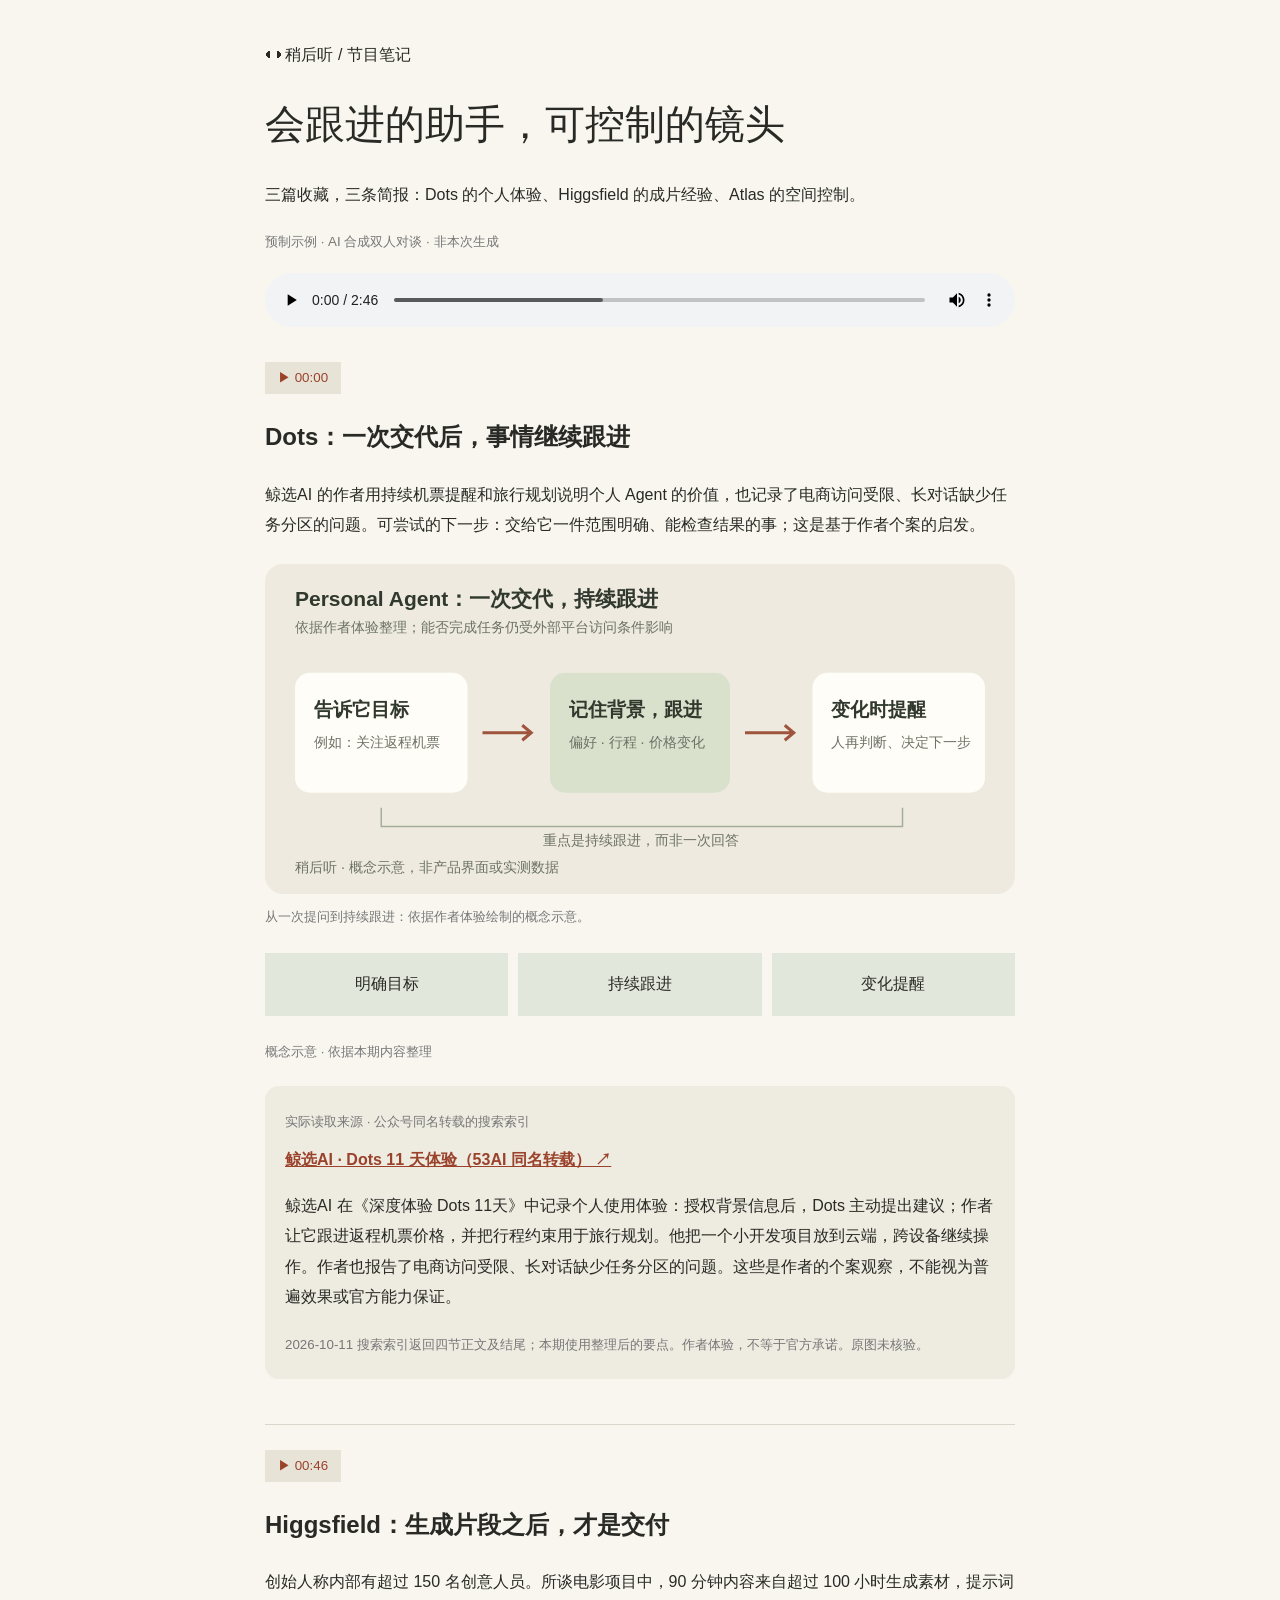
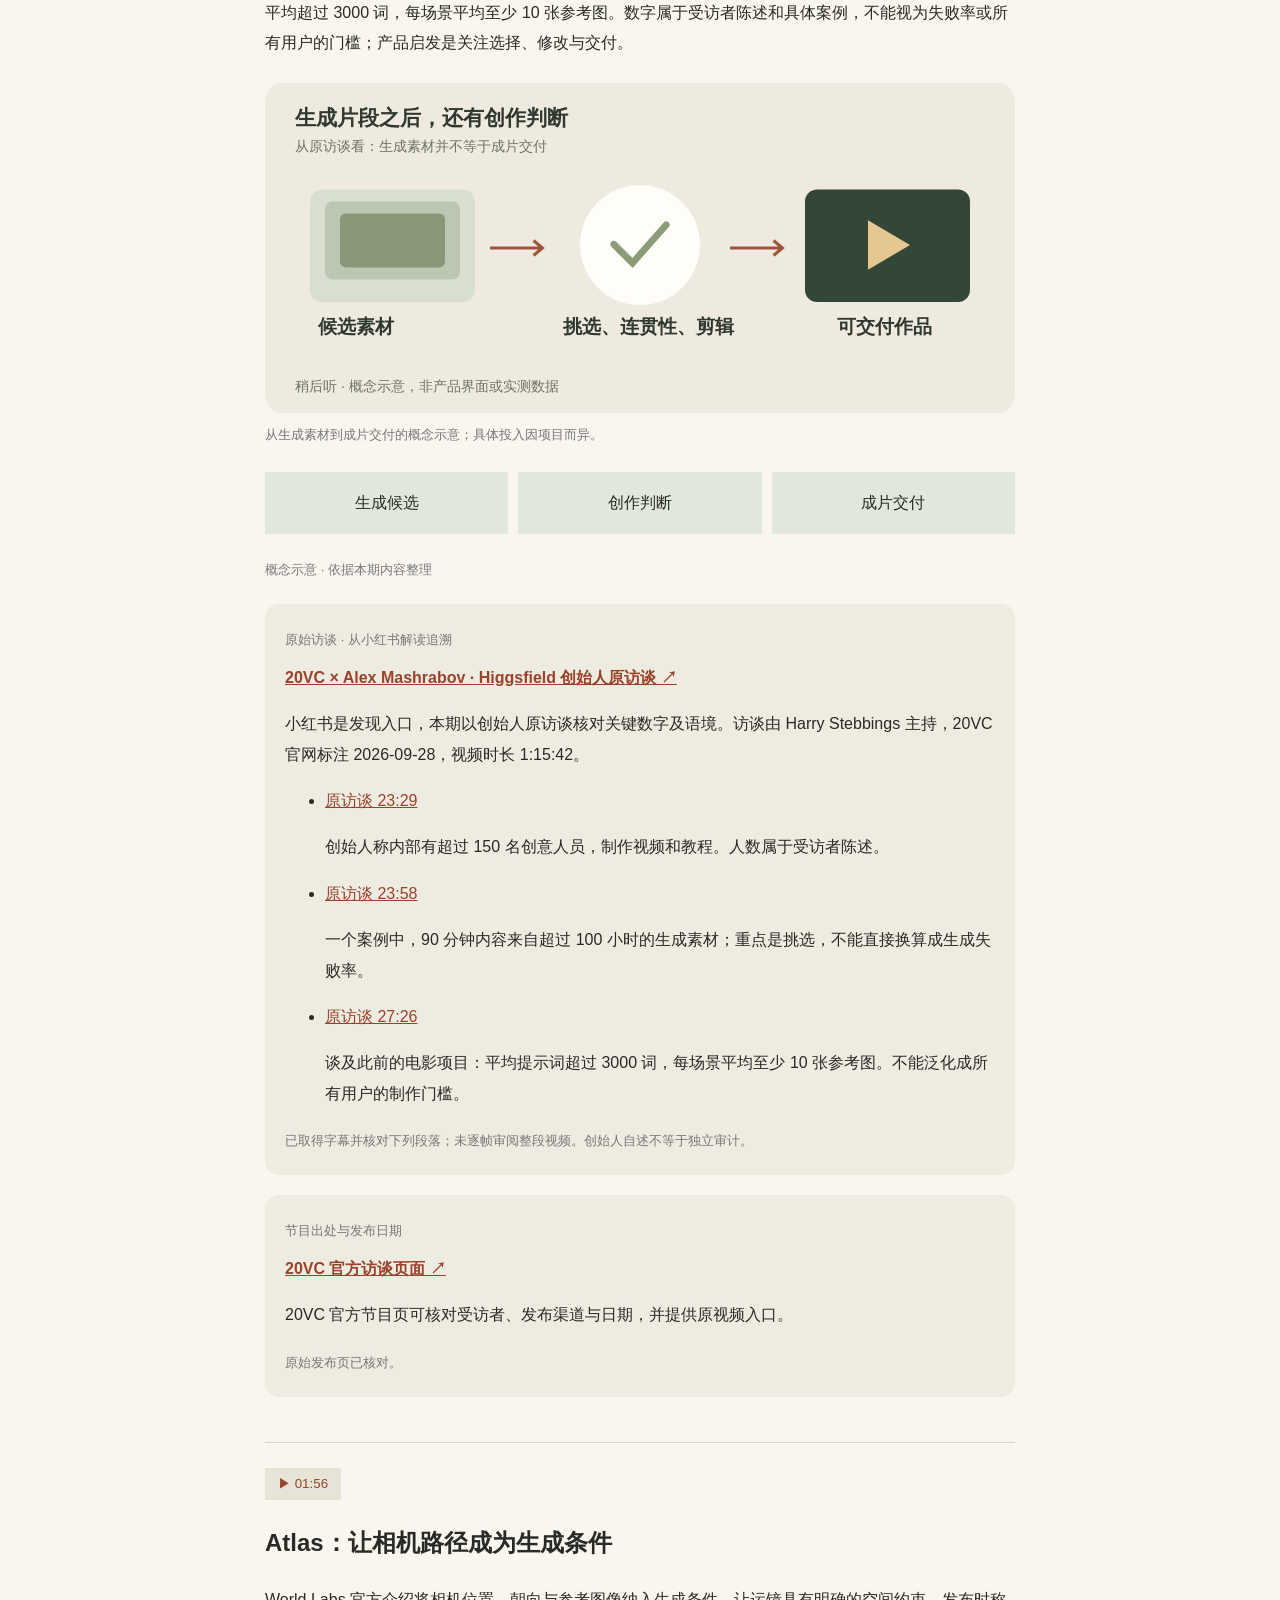
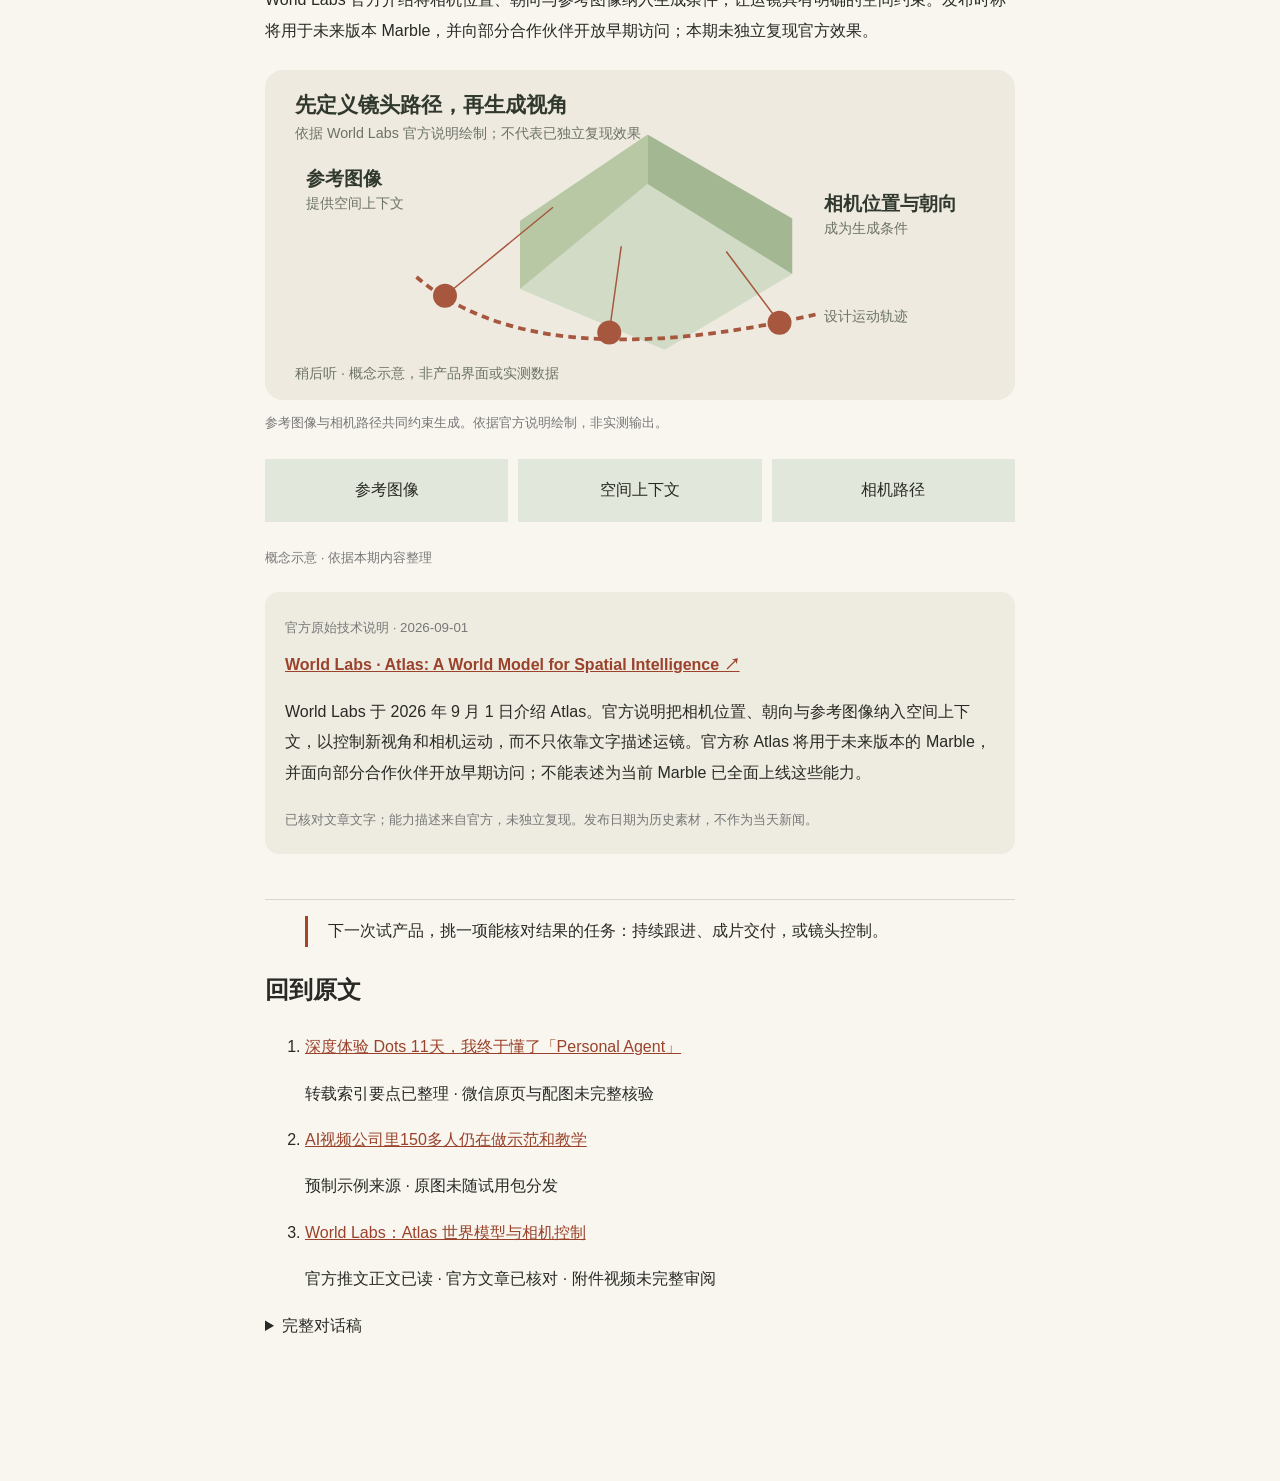
<file: 试听.html>
<!DOCTYPE html>
<html lang="zh-CN"><meta charset="utf-8"/><meta content="width=device-width,initial-scale=1" name="viewport"/><style>body{max-width:750px;margin:40px auto;padding:0 24px 100px;background:#f8f6ef;color:#292a25;font:16px/1.9 "PingFang SC",sans-serif}h1{font:40px/1.4 "Songti SC",serif}section{padding:25px 0;border-bottom:1px solid #d9d6ca}button{border:0;background:#e8e3d7;color:#9a422b;padding:7px 13px;cursor:pointer}a{color:#9a422b}small{color:#777}.diagram{display:flex;flex-wrap:wrap;gap:10px;margin:20px 0}.diagram span{padding:16px;background:#e2e7db;flex:1;min-width:100px;text-align:center}audio{width:100%;position:sticky;top:10px}.editorial-figure{margin:24px 0}.editorial-figure img{width:100%;border-radius:14px}figcaption{font-size:13px;color:#777}.reference-card{background:#eeebe1;border-radius:14px;padding:20px;margin:20px 0}.reference-card h4{margin:8px 0}.evidence-cues li{margin:14px 0}blockquote{border-left:3px solid #a84426;padding-left:20px}</style><title>会跟进的助手，可控制的镜头｜稍后听</title><p>◖◗ 稍后听 / 节目笔记</p><h1>会跟进的助手，可控制的镜头</h1><p>三篇收藏，三条简报：Dots 的个人体验、Higgsfield 的成片经验、Atlas 的空间控制。</p><p><small>预制示例 · AI 合成双人对谈 · 非本次生成</small></p><audio controls="" id="audio" src="examples/demo/episode.mp3"></audio><section><button onclick="playAt(0.0)">▶ 00:00</button><h2>Dots：一次交代后，事情继续跟进</h2><p>鲸选AI 的作者用持续机票提醒和旅行规划说明个人 Agent 的价值，也记录了电商访问受限、长对话缺少任务分区的问题。可尝试的下一步：交给它一件范围明确、能检查结果的事；这是基于作者个案的启发。</p><figure class="editorial-figure"><img alt="从一次提问到持续跟进：依据作者体验绘制的概念示意。" src="examples/demo/dots.svg"/><figcaption>从一次提问到持续跟进：依据作者体验绘制的概念示意。</figcaption></figure><div class="diagram"><span>明确目标</span><span>持续跟进</span><span>变化提醒</span></div><small>概念示意 · 依据本期内容整理</small><div class="references"><article class="reference-card"><small>实际读取来源 · 公众号同名转载的搜索索引</small><h4><a href="https://www.53ai.com/news/LargeLanguageModel/2026101063587.html" rel="noopener" target="_blank">鲸选AI · Dots 11 天体验（53AI 同名转载） ↗</a></h4><p>鲸选AI 在《深度体验 Dots 11天》中记录个人使用体验：授权背景信息后，Dots 主动提出建议；作者让它跟进返程机票价格，并把行程约束用于旅行规划。他把一个小开发项目放到云端，跨设备继续操作。作者也报告了电商访问受限、长对话缺少任务分区的问题。这些是作者的个案观察，不能视为普遍效果或官方能力保证。</p><small>2026-10-11 搜索索引返回四节正文及结尾；本期使用整理后的要点。作者体验，不等于官方承诺。原图未核验。</small></article></div></section><section><button onclick="playAt(46.624)">▶ 00:46</button><h2>Higgsfield：生成片段之后，才是交付</h2><p>创始人称内部有超过 150 名创意人员。所谈电影项目中，90 分钟内容来自超过 100 小时生成素材，提示词平均超过 3000 词，每场景平均至少 10 张参考图。数字属于受访者陈述和具体案例，不能视为失败率或所有用户的门槛；产品启发是关注选择、修改与交付。</p><figure class="editorial-figure"><img alt="从生成素材到成片交付的概念示意；具体投入因项目而异。" src="examples/demo/higgsfield.svg"/><figcaption>从生成素材到成片交付的概念示意；具体投入因项目而异。</figcaption></figure><div class="diagram"><span>生成候选</span><span>创作判断</span><span>成片交付</span></div><small>概念示意 · 依据本期内容整理</small><div class="references"><article class="reference-card"><small>原始访谈 · 从小红书解读追溯</small><h4><a href="https://www.youtube.com/watch?v=jszn8rFtxm4" rel="noopener" target="_blank">20VC × Alex Mashrabov · Higgsfield 创始人原访谈 ↗</a></h4><p>小红书是发现入口，本期以创始人原访谈核对关键数字及语境。访谈由 Harry Stebbings 主持，20VC 官网标注 2026-09-28，视频时长 1:15:42。</p><ul class="evidence-cues"><li><a href="https://www.youtube.com/watch?v=jszn8rFtxm4&amp;t=1409" rel="noopener" target="_blank">原访谈 23:29</a><p>创始人称内部有超过 150 名创意人员，制作视频和教程。人数属于受访者陈述。</p></li><li><a href="https://www.youtube.com/watch?v=jszn8rFtxm4&amp;t=1438" rel="noopener" target="_blank">原访谈 23:58</a><p>一个案例中，90 分钟内容来自超过 100 小时的生成素材；重点是挑选，不能直接换算成生成失败率。</p></li><li><a href="https://www.youtube.com/watch?v=jszn8rFtxm4&amp;t=1646" rel="noopener" target="_blank">原访谈 27:26</a><p>谈及此前的电影项目：平均提示词超过 3000 词，每场景平均至少 10 张参考图。不能泛化成所有用户的制作门槛。</p></li></ul><small>已取得字幕并核对下列段落；未逐帧审阅整段视频。创始人自述不等于独立审计。</small></article><article class="reference-card"><small>节目出处与发布日期</small><h4><a href="https://www.thetwentyminutevc.com/alex-mashrabov" rel="noopener" target="_blank">20VC 官方访谈页面 ↗</a></h4><p>20VC 官方节目页可核对受访者、发布渠道与日期，并提供原视频入口。</p><small>原始发布页已核对。</small></article></div></section><section><button onclick="playAt(116.256)">▶ 01:56</button><h2>Atlas：让相机路径成为生成条件</h2><p>World Labs 官方介绍将相机位置、朝向与参考图像纳入生成条件，让运镜具有明确的空间约束。发布时称将用于未来版本 Marble，并向部分合作伙伴开放早期访问；本期未独立复现官方效果。</p><figure class="editorial-figure"><img alt="参考图像与相机路径共同约束生成。依据官方说明绘制，非实测输出。" src="examples/demo/atlas.svg"/><figcaption>参考图像与相机路径共同约束生成。依据官方说明绘制，非实测输出。</figcaption></figure><div class="diagram"><span>参考图像</span><span>空间上下文</span><span>相机路径</span></div><small>概念示意 · 依据本期内容整理</small><div class="references"><article class="reference-card"><small>官方原始技术说明 · 2026-09-01</small><h4><a href="https://www.worldlabs.ai/blog/atlas" rel="noopener" target="_blank">World Labs · Atlas: A World Model for Spatial Intelligence ↗</a></h4><p>World Labs 于 2026 年 9 月 1 日介绍 Atlas。官方说明把相机位置、朝向与参考图像纳入空间上下文，以控制新视角和相机运动，而不只依靠文字描述运镜。官方称 Atlas 将用于未来版本的 Marble，并面向部分合作伙伴开放早期访问；不能表述为当前 Marble 已全面上线这些能力。</p><small>已核对文章文字；能力描述来自官方，未独立复现。发布日期为历史素材，不作为当天新闻。</small></article></div></section><blockquote>下一次试产品，挑一项能核对结果的任务：持续跟进、成片交付，或镜头控制。</blockquote><h2>回到原文</h2><ol><li><a href="https://www.53ai.com/news/LargeLanguageModel/2026101063587.html">深度体验 Dots 11天，我终于懂了「Personal Agent」</a><p>转载索引要点已整理 · 微信原页与配图未完整核验</p></li><li><a href="https://www.xiaohongshu.com/explore/6abe83350000000018028e43">AI视频公司里150多人仍在做示范和教学</a><p>预制示例来源 · 原图未随试用包分发</p></li><li><a href="https://x.com/theworldlabs/status/2094839756329041984">World Labs：Atlas 世界模型与相机控制</a><p>官方推文正文已读 · 官方文章已核对 · 附件视频未完整审阅</p></li></ol><details><summary>完整对话稿</summary><p><button onclick="playAt(0.0)">00:00</button> <b>甲</b> 这里是稍后听。这期翻三篇收藏：一个会持续跟进的助手，一家视频公司的创作经验，还有一个世界模型。先聊 Dots，它和聊天助手差在哪？</p><p><button onclick="playAt(12.124)">00:12</button> <b>乙</b> 鲸选 AI 的作者用了十一天，举了个很生活化的例子：让它持续盯返程机票，有价格变化再提醒。他也把行程约束交给它做旅行规划。重点是一次交代后，事情还能继续跟进。</p><p><button onclick="playAt(26.912)">00:26</button> <b>甲</b> 那我是不是可以交代完，就完全不管了？</p><p><button onclick="playAt(30.06)">00:30</button> <b>乙</b> 还没那么简单。作者遇到电商平台访问受限，长对话也缺少清楚的任务分区。所以我的理解是，先找一件范围明确、能检查结果的事交给它。这是作者体验带来的启发，不是所有任务都能托管。</p><p><button onclick="playAt(46.624)">00:46</button> <b>甲</b> 换一篇。Higgsfield 不是做 AI 视频的吗，为什么还需要那么多创意人员？</p><p><button onclick="playAt(52.58)">00:52</button> <b>乙</b> 我们从小红书的解读找到了原访谈。创始人说，内部有超过一百五十名创意人员，做视频和教程。模型能生成片段，但怎么把片段变成作品，仍然需要示范和创作判断。</p><p><button onclick="playAt(67.776)">01:07</button> <b>甲</b> 这差距有多大？</p><p><button onclick="playAt(69.316)">01:09</button> <b>乙</b> 他举了一个案例：九十分钟的内容，来自超过一百小时的生成素材。这不能直接换算成失败率。没进成片的，也可能只是没被选中的备选镜头。</p><p><button onclick="playAt(81.488)">01:21</button> <b>甲</b> 那解读里说的三千词提示、十张参考图呢？</p><p><button onclick="playAt(85.62)">01:25</button> <b>乙</b> 也是在那部电影项目的语境下：提示词平均超过三千词，每个场景平均至少十张参考图。不是所有用户都要达到的门槛。图文笔记里留了原访谈时间点，可以直接回去核对。</p><p><button onclick="playAt(100.12)">01:40</button> <b>甲</b> 对做创作产品的人，这意味着什么？</p><p><button onclick="playAt(103.46)">01:43</button> <b>乙</b> 我会把问题从“能不能生成”，往后再问一步：“用户怎么选、怎么改、怎么交付？”这是产品思考；团队人数和项目投入，仍然是创始人的陈述。</p><p><button onclick="playAt(116.256)">01:56</button> <b>甲</b> 最后一篇是 World Labs 的 Atlas。它对镜头控制有什么不同？</p><p><button onclick="playAt(121.42)">02:01</button> <b>乙</b> 按照官方说明，它把相机位置、朝向和参考图像一起作为生成条件。可以理解为先设计镜头走哪条路，再生成沿途视角，而不只是写一句“镜头向左移”。</p><p><button onclick="playAt(134.792)">02:14</button> <b>甲</b> 那现在打开 Marble 就能用吗？</p><p><button onclick="playAt(137.148)">02:17</button> <b>乙</b> 这次发布说的是，Atlas 将用于未来版本的 Marble，并向部分合作伙伴开放早期访问。官方展示也还需要实际测试，不能直接当成现有产品的效果。</p><p><button onclick="playAt(149.536)">02:29</button> <b>甲</b> 一个是持续跟进，一个是成片交付，一个是镜头控制。各留一个值得继续试的问题。</p><p><button onclick="playAt(157.1)">02:37</button> <b>乙</b> 想回看，就打开本期图文笔记。里面有示意图、收藏来源，还有原访谈的三个时间点。我们下期再听。</p></details><script>function playAt(t){const a=document.getElementById("audio");a.currentTime=t;a.play().catch(()=>{})}</script></html>
</file>
